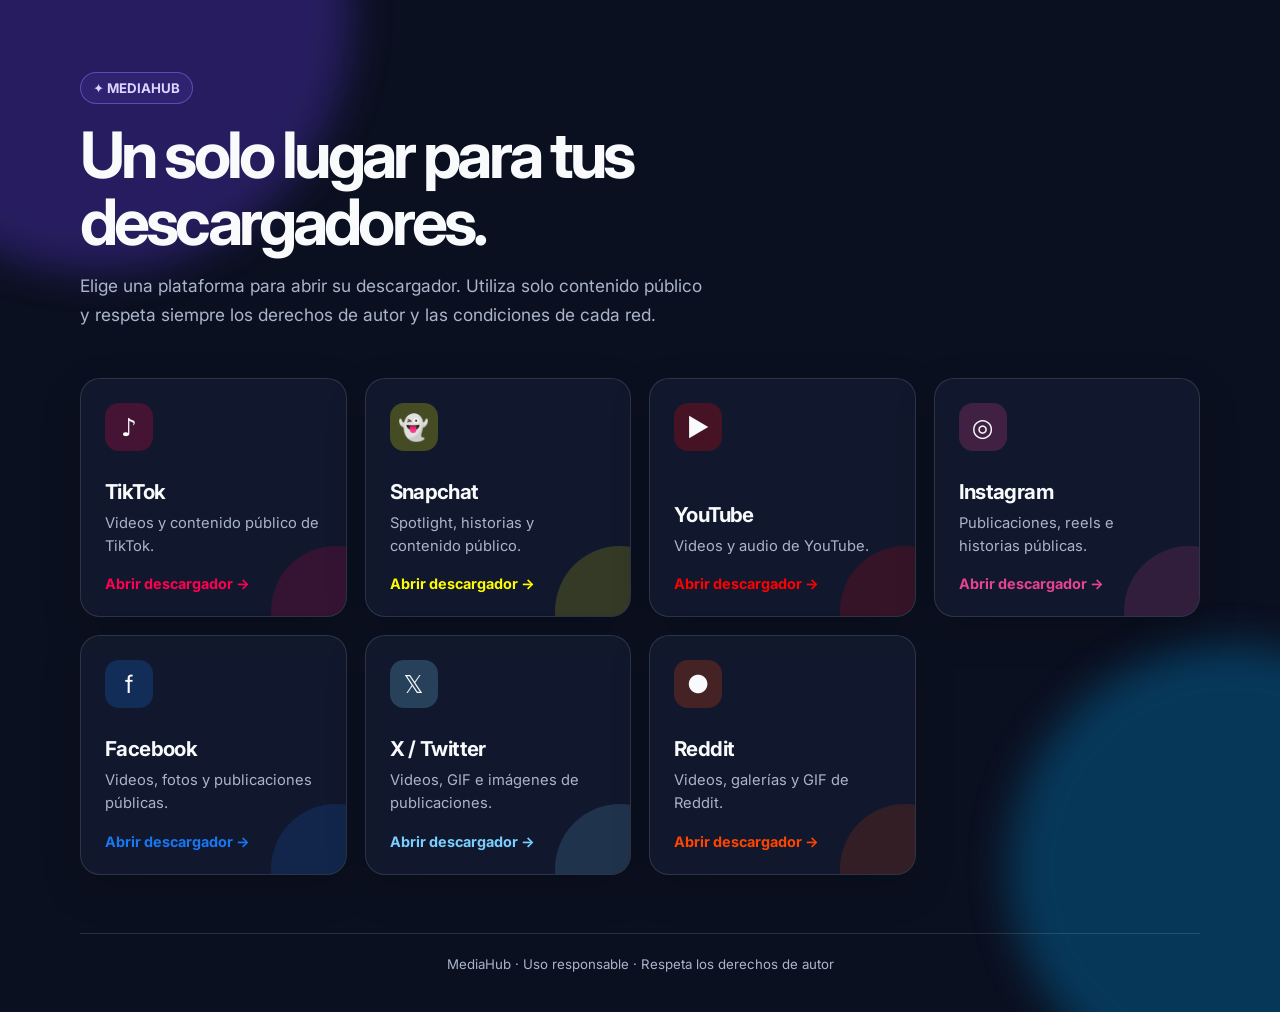
<file: index.html>
<!DOCTYPE html>
<html lang="es">

<head>
  <meta charset="UTF-8">
  <meta name="viewport" content="width=device-width, initial-scale=1.0">
  <meta name="description" content="Accede a descargadores para las principales redes sociales desde un solo lugar.">
  <title>MediaHub | Descargadores de redes sociales</title>
  <link rel="preconnect" href="https://fonts.googleapis.com">
  <link rel="preconnect" href="https://fonts.gstatic.com" crossorigin>
  <link href="https://fonts.googleapis.com/css2?family=Inter:wght@400;500;600;700;800&display=swap" rel="stylesheet">
  <style>
    :root {
      --ink: #f8fafc;
      --muted: #aab5ca;
      --panel: rgba(20, 28, 50, .72);
      --line: rgba(255, 255, 255, .12);
      --accent: #7c5cff;
    }

    * {
      box-sizing: border-box;
    }

    body {
      margin: 0;
      min-height: 100vh;
      color: var(--ink);
      font-family: Inter, system-ui, sans-serif;
      background: #0b1020;
    }

    body::before,
    body::after {
      content: "";
      position: fixed;
      z-index: -1;
      border-radius: 50%;
      filter: blur(20px);
      opacity: .38;
    }

    body::before {
      width: 32rem;
      height: 32rem;
      background: #5634c9;
      top: -15rem;
      left: -10rem;
    }

    body::after {
      width: 28rem;
      height: 28rem;
      background: #007ab8;
      right: -11rem;
      bottom: -12rem;
    }

    .page {
      width: min(1120px, calc(100% - 40px));
      margin: auto;
      padding: 72px 0 40px;
    }

    .eyebrow {
      display: inline-flex;
      gap: 8px;
      align-items: center;
      padding: 7px 12px;
      color: #dcd5ff;
      font-size: .83rem;
      font-weight: 700;
      border: 1px solid rgba(151, 125, 255, .45);
      border-radius: 999px;
      background: rgba(108, 82, 223, .14);
    }

    h1 {
      max-width: 760px;
      margin: 18px 0 16px;
      font-size: clamp(2.35rem, 5vw, 4.5rem);
      line-height: 1.04;
      letter-spacing: -.06em;
    }

    .intro {
      max-width: 630px;
      margin: 0;
      color: var(--muted);
      font-size: 1.08rem;
      line-height: 1.7;
    }

    .grid {
      display: grid;
      grid-template-columns: repeat(auto-fit, minmax(220px, 1fr));
      gap: 18px;
      margin-top: 48px;
    }

    .card {
      position: relative;
      display: flex;
      flex-direction: column;
      min-height: 220px;
      padding: 24px;
      overflow: hidden;
      color: inherit;
      text-decoration: none;
      background: var(--panel);
      border: 1px solid var(--line);
      border-radius: 20px;
      box-shadow: 0 14px 40px rgba(0, 0, 0, .18);
      transition: transform .2s ease, border-color .2s ease, background .2s ease;
    }

    .card:hover,
    .card:focus-visible {
      transform: translateY(-5px);
      border-color: var(--color);
      background: rgba(28, 38, 66, .9);
      outline: none;
    }

    .card::after {
      content: "";
      position: absolute;
      width: 130px;
      height: 130px;
      right: -55px;
      bottom: -60px;
      border-radius: 50%;
      background: var(--color);
      opacity: .15;
    }

    .icon {
      display: grid;
      width: 48px;
      height: 48px;
      place-items: center;
      margin-bottom: auto;
      font-size: 1.55rem;
      border-radius: 14px;
      background: color-mix(in srgb, var(--color) 22%, transparent);
    }

    .card h2 {
      margin: 28px 0 8px;
      font-size: 1.28rem;
      letter-spacing: -.03em;
    }

    .card p {
      margin: 0;
      color: var(--muted);
      font-size: .92rem;
      line-height: 1.55;
    }

    .go {
      margin-top: 18px;
      color: var(--color);
      font-size: .9rem;
      font-weight: 700;
    }

    footer {
      margin-top: 58px;
      padding-top: 22px;
      color: var(--muted);
      font-size: .83rem;
      text-align: center;
      border-top: 1px solid var(--line);
    }

    @media (max-width: 560px) {
      .page {
        width: min(100% - 28px, 1120px);
        padding-top: 45px;
      }

      .grid {
        margin-top: 34px;
        gap: 14px;
      }

      .card {
        min-height: 195px;
        padding: 20px;
      }
    }
  </style>
</head>

<body>
  <main class="page">
    <span class="eyebrow">✦ MEDIAHUB</span>
    <h1>Un solo lugar para tus descargadores.</h1>
    <p class="intro">Elige una plataforma para abrir su descargador. Utiliza solo contenido público y respeta siempre
      los derechos de autor y las condiciones de cada red.</p>

    <section class="grid" aria-label="Plataformas disponibles">
      <a class="card" style="--color:#ff0050" href="tiktok-downloader/index.html"><span class="icon">♪</span>
        <h2>TikTok</h2>
        <p>Videos y contenido público de TikTok.</p><span class="go">Abrir descargador →</span>
      </a>
      <a class="card" style="--color:#fffc00" href="snapchat-downloader/index.html"><span class="icon">👻</span>
        <h2>Snapchat</h2>
        <p>Spotlight, historias y contenido público.</p><span class="go">Abrir descargador →</span>
      </a>
      <a class="card" style="--color:#ff0000" href="youtube-downloader/index.html"><span class="icon">▶</span>
        <h2>YouTube</h2>
        <p>Videos y audio de YouTube.</p><span class="go">Abrir descargador →</span>
      </a>
      <a class="card" style="--color:#e84393" href="instagram-downloader/index.html"><span class="icon">◎</span>
        <h2>Instagram</h2>
        <p>Publicaciones, reels e historias públicas.</p><span class="go">Abrir descargador →</span>
      </a>
      <a class="card" style="--color:#1877f2" href="facebook-downloader/index.html"><span class="icon">f</span>
        <h2>Facebook</h2>
        <p>Videos, fotos y publicaciones públicas.</p><span class="go">Abrir descargador →</span>
      </a>
      <a class="card" style="--color:#79cfff" href="twitter-downloader/index.html"><span class="icon">𝕏</span>
        <h2>X / Twitter</h2>
        <p>Videos, GIF e imágenes de publicaciones.</p><span class="go">Abrir descargador →</span>
      </a>
      <a class="card" style="--color:#ff4500" href="reddit-downloader/index.html"><span class="icon">●</span>
        <h2>Reddit</h2>
        <p>Videos, galerías y GIF de Reddit.</p><span class="go">Abrir descargador →</span>
      </a>
    </section>
    <footer>MediaHub · Uso responsable · Respeta los derechos de autor</footer>
  </main>
</body>

</html>
</file>
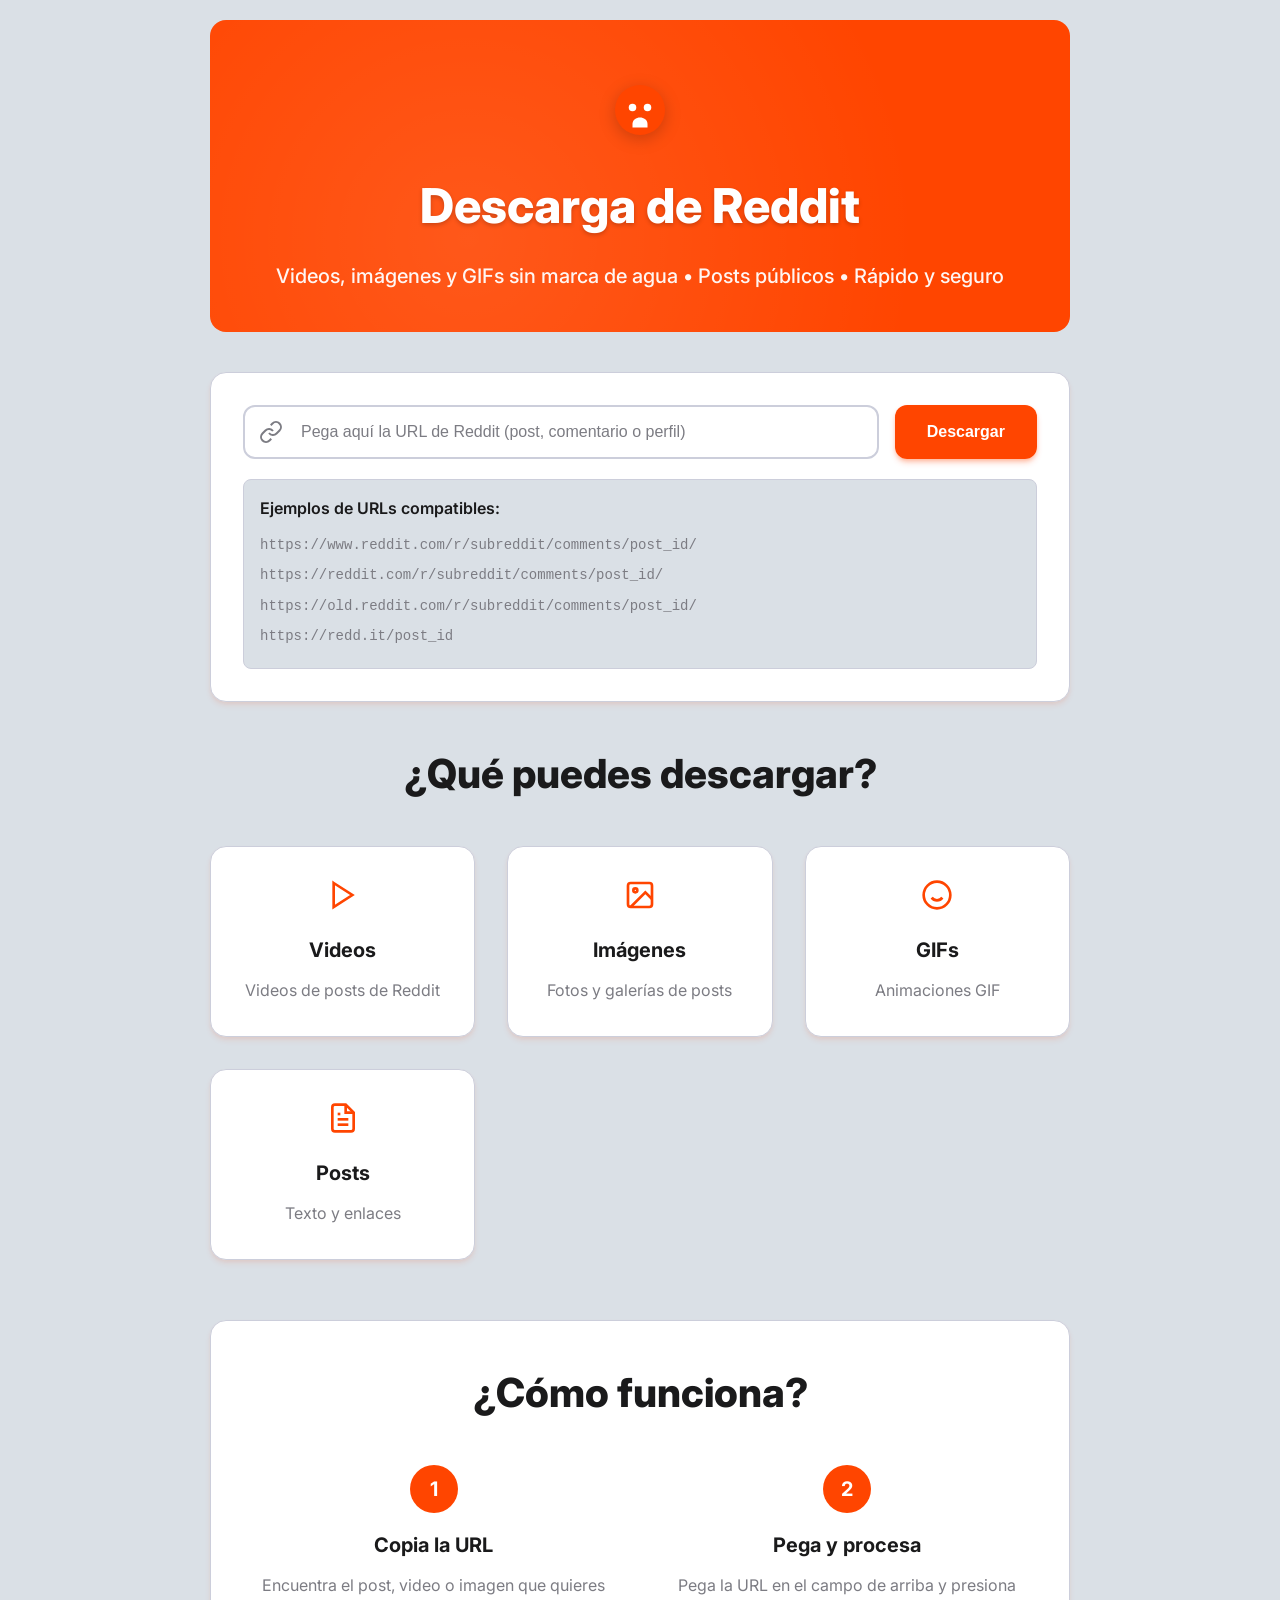
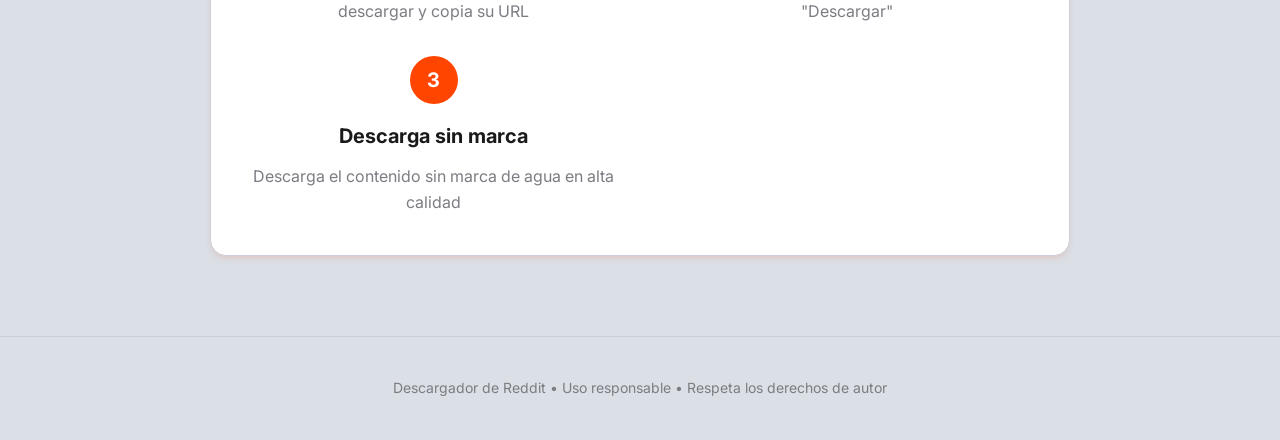
<file: reddit-downloader/index.html>
<!DOCTYPE html>
<html lang="es">
<head>
    <meta charset="UTF-8">
    <meta name="viewport" content="width=device-width, initial-scale=1.0">
    <title>Reddit Video Downloader - Descarga Posts y Videos</title>
    <meta name="description" content="Descarga videos, imágenes y GIFs de Reddit sin marca de agua. Posts públicos, videos, imágenes. Rápido y gratuito.">
    <link rel="preconnect" href="https://fonts.googleapis.com">
    <link rel="preconnect" href="https://fonts.gstatic.com" crossorigin>
    <link href="https://fonts.googleapis.com/css2?family=Inter:wght@400;500;600;700;800&display=swap" rel="stylesheet">
    <link rel="stylesheet" href="styles.css">
</head>
<body>
    <div class="container">
        <!-- Hero Section -->
        <header class="hero">
            <div class="hero-content">
                <div class="hero-logo">
                    <svg width="60" height="60" viewBox="0 0 24 24" fill="none">
                        <circle cx="12" cy="12" r="10" fill="#FF4500"/>
                        <circle cx="9" cy="11" r="1.5" fill="white"/>
                        <circle cx="15" cy="11" r="1.5" fill="white"/>
                        <path d="M12 15c-1.5 0-3 1-3 2.5V19h6v-1.5c0-1.5-1.5-2.5-3-2.5z" fill="white"/>
                    </svg>
                </div>
                <h1 class="hero-title">Descarga de Reddit</h1>
                <p class="hero-subtitle">Videos, imágenes y GIFs sin marca de agua • Posts públicos • Rápido y seguro</p>
            </div>
        </header>

        <!-- Input Section -->
        <section class="input-section">
            <div class="input-container">
                <div class="input-group">
                    <div class="input-wrapper">
                        <svg class="input-icon" width="24" height="24" viewBox="0 0 24 24" fill="none" stroke="currentColor" stroke-width="2">
                            <path d="M10 13a5 5 0 0 0 7.54.54l3-3a5 5 0 0 0-7.07-7.07l-1.72 1.72"/>
                            <path d="M14 11a5 5 0 0 0-7.54-.54l-3 3a5 5 0 0 0 7.07 7.07l1.72-1.72"/>
                        </svg>
                        <input 
                            type="text" 
                            id="redditUrl" 
                            class="url-input" 
                            placeholder="Pega aquí la URL de Reddit (post, comentario o perfil)"
                            autocomplete="off"
                        >
                    </div>
                    <button id="processBtn" class="process-btn">
                        <span class="btn-text">Descargar</span>
                        <div class="spinner" style="display: none;">
                            <svg width="20" height="20" viewBox="0 0 24 24" fill="none" stroke="currentColor" stroke-width="2">
                                <path d="M21 12a9 9 0 11-6.219-8.56"/>
                            </svg>
                        </div>
                    </button>
                </div>
                <div id="errorMessage" class="error-message" style="display: none;"></div>
                
                <!-- URL Examples -->
                <div class="url-examples">
                    <p>Ejemplos de URLs compatibles:</p>
                    <ul>
                        <li>https://www.reddit.com/r/subreddit/comments/post_id/</li>
                        <li>https://reddit.com/r/subreddit/comments/post_id/</li>
                        <li>https://old.reddit.com/r/subreddit/comments/post_id/</li>
                        <li>https://redd.it/post_id</li>
                    </ul>
                </div>
            </div>
        </section>

        <!-- Results Section -->
        <section id="resultsSection" class="results-section" style="display: none;">
            <div class="post-preview">
                <div class="post-header">
                    <div class="subreddit-info">
                        <span class="subreddit-name" id="subredditName">r/subreddit</span>
                        <span class="separator">•</span>
                        <span class="posted-by">Posted by <span id="authorName">@usuario</span></span>
                        <span class="separator">•</span>
                        <span class="post-date" id="postDate">fecha</span>
                    </div>
                </div>
                
                <div class="post-title-section">
                    <h3 id="postTitle" class="post-title">Título del post</h3>
                    <div class="post-flair" id="postFlair" style="display: none;">Flair</div>
                </div>
                
                <div class="post-content">
                    <div id="postText" class="post-text">Contenido del post</div>
                    
                    <div class="media-container" id="mediaContainer" style="display: none;">
                        <div class="media-grid" id="mediaGrid">
                            <!-- Media items will be inserted here -->
                        </div>
                    </div>
                    
                    <div class="external-link" id="externalLink" style="display: none;">
                        <a href="#" id="externalUrl" target="_blank" rel="noopener">
                            <svg width="16" height="16" viewBox="0 0 24 24" fill="none" stroke="currentColor" stroke-width="2">
                                <path d="M18 13v6a2 2 0 0 1-2 2H5a2 2 0 0 1-2-2V8a2 2 0 0 1 2-2h6"/>
                                <polyline points="15,3 21,3 21,9"/>
                                <line x1="10" y1="14" x2="21" y2="3"/>
                            </svg>
                            <span id="externalLinkText">Enlace externo</span>
                        </a>
                    </div>
                </div>
                
                <div class="post-stats">
                    <div class="stat">
                        <svg width="16" height="16" viewBox="0 0 24 24" fill="none" stroke="currentColor" stroke-width="2">
                            <path d="M14 9V5a3 3 0 0 0-3-3l-4 9v11h11.28a2 2 0 0 0 2-1.7l1.38-9a2 2 0 0 0-2-2.3zM7 22H4a2 2 0 0 1-2-2v-7a2 2 0 0 1 2-2h3"/>
                        </svg>
                        <span id="upvotesCount">0</span>
                        <span class="stat-label">upvotes</span>
                    </div>
                    <div class="stat">
                        <svg width="16" height="16" viewBox="0 0 24 24" fill="none" stroke="currentColor" stroke-width="2">
                            <path d="M21 15a2 2 0 0 1-2 2H7l-4 4V5a2 2 0 0 1 2-2h14a2 2 0 0 1 2 2z"/>
                        </svg>
                        <span id="commentsCount">0</span>
                        <span class="stat-label">comments</span>
                    </div>
                    <div class="stat">
                        <svg width="16" height="16" viewBox="0 0 24 24" fill="none" stroke="currentColor" stroke-width="2">
                            <polyline points="6,9 12,15 18,9"/>
                        </svg>
                        <span class="stat-label">Share</span>
                    </div>
                </div>
            </div>

            <!-- Download Options -->
            <div class="download-section">
                <h4>Opciones de descarga</h4>
                <div class="download-options">
                    <div class="option-group">
                        <h5>Contenido Principal</h5>
                        <div class="download-buttons">
                            <button id="downloadVideo" class="download-btn primary" style="display: none;">
                                <svg width="20" height="20" viewBox="0 0 24 24" fill="none" stroke="currentColor" stroke-width="2">
                                    <polygon points="5,3 19,12 5,21"/>
                                </svg>
                                <span class="btn-text">Descargar Video</span>
                            </button>
                            <button id="downloadImages" class="download-btn" style="display: none;">
                                <svg width="20" height="20" viewBox="0 0 24 24" fill="none" stroke="currentColor" stroke-width="2">
                                    <rect x="3" y="3" width="18" height="18" rx="2" ry="2"/>
                                    <circle cx="8.5" cy="8.5" r="1.5"/>
                                    <polyline points="21,15 16,10 5,21"/>
                                </svg>
                                <span class="btn-text">Descargar Imágenes</span>
                            </button>
                            <button id="downloadGIF" class="download-btn" style="display: none;">
                                <svg width="20" height="20" viewBox="0 0 24 24" fill="none" stroke="currentColor" stroke-width="2">
                                    <circle cx="12" cy="12" r="10"/>
                                    <path d="M8 14s1.5 2 4 2 4-2 4-2"/>
                                    <line x1="9" y1="9" x2="9.01" y2="9"/>
                                    <line x1="15" y1="9" x2="15.01" y2="9"/>
                                </svg>
                                <span class="btn-text">Descargar GIF</span>
                            </button>
                        </div>
                    </div>
                    
                    <div class="option-group">
                        <h5>Calidad de Video</h5>
                        <div class="quality-buttons" id="qualityButtons" style="display: none;">
                            <button class="quality-btn active" data-quality="source">
                                <svg width="16" height="16" viewBox="0 0 24 24" fill="none" stroke="currentColor" stroke-width="2">
                                    <path d="M9 12l2 2 4-4"/>
                                    <circle cx="12" cy="12" r="10"/>
                                </svg>
                                Original
                            </button>
                            <button class="quality-btn" data-quality="720">
                                <svg width="16" height="16" viewBox="0 0 24 24" fill="none" stroke="currentColor" stroke-width="2">
                                    <rect x="3" y="6" width="18" height="12" rx="2"/>
                                </svg>
                                720p
                            </button>
                            <button class="quality-btn" data-quality="480">
                                <svg width="16" height="16" viewBox="0 0 24 24" fill="none" stroke="currentColor" stroke-width="2">
                                    <rect x="3" y="6" width="18" height="12" rx="2"/>
                                </svg>
                                480p
                            </button>
                        </div>
                    </div>
                </div>

                <!-- Quality Info -->
                <div class="quality-info">
                    <div class="quality-item">
                        <span class="quality-label">Tipo:</span>
                        <span id="contentType" class="quality-value">--</span>
                    </div>
                    <div class="quality-item">
                        <span class="quality-label">Calidad:</span>
                        <span id="contentQuality" class="quality-value">--</span>
                    </div>
                    <div class="quality-item">
                        <span class="quality-label">Tamaño:</span>
                        <span id="fileSize" class="quality-value">--</span>
                    </div>
                    <div class="quality-item">
                        <span class="quality-label">Duración:</span>
                        <span id="contentDuration" class="quality-value">--</span>
                    </div>
                </div>
            </div>
        </section>

        <!-- Features Section -->
        <section class="features-section">
            <h2>¿Qué puedes descargar?</h2>
            <div class="features-grid">
                <div class="feature">
                    <div class="feature-icon">
                        <svg width="32" height="32" viewBox="0 0 24 24" fill="none" stroke="currentColor" stroke-width="2">
                            <polygon points="5,3 19,12 5,21"/>
                        </svg>
                    </div>
                    <h4>Videos</h4>
                    <p>Videos de posts de Reddit</p>
                </div>
                <div class="feature">
                    <div class="feature-icon">
                        <svg width="32" height="32" viewBox="0 0 24 24" fill="none" stroke="currentColor" stroke-width="2">
                            <rect x="3" y="3" width="18" height="18" rx="2" ry="2"/>
                            <circle cx="8.5" cy="8.5" r="1.5"/>
                            <polyline points="21,15 16,10 5,21"/>
                        </svg>
                    </div>
                    <h4>Imágenes</h4>
                    <p>Fotos y galerías de posts</p>
                </div>
                <div class="feature">
                    <div class="feature-icon">
                        <svg width="32" height="32" viewBox="0 0 24 24" fill="none" stroke="currentColor" stroke-width="2">
                            <circle cx="12" cy="12" r="10"/>
                            <path d="M8 14s1.5 2 4 2 4-2 4-2"/>
                            <line x1="9" y1="9" x2="9.01" y2="9"/>
                            <line x1="15" y1="9" x2="15.01" y2="9"/>
                        </svg>
                    </div>
                    <h4>GIFs</h4>
                    <p>Animaciones GIF</p>
                </div>
                <div class="feature">
                    <div class="feature-icon">
                        <svg width="32" height="32" viewBox="0 0 24 24" fill="none" stroke="currentColor" stroke-width="2">
                            <path d="M14 2H6a2 2 0 0 0-2 2v16a2 2 0 0 0 2 2h12a2 2 0 0 0 2-2V8z"/>
                            <polyline points="14,2 14,8 20,8"/>
                            <line x1="16" y1="13" x2="8" y2="13"/>
                            <line x1="16" y1="17" x2="8" y2="17"/>
                            <polyline points="10,9 9,9 8,9"/>
                        </svg>
                    </div>
                    <h4>Posts</h4>
                    <p>Texto y enlaces</p>
                </div>
            </div>
        </section>

        <!-- How it works -->
        <section class="how-it-works">
            <h2>¿Cómo funciona?</h2>
            <div class="steps">
                <div class="step">
                    <div class="step-number">1</div>
                    <h4>Copia la URL</h4>
                    <p>Encuentra el post, video o imagen que quieres descargar y copia su URL</p>
                </div>
                <div class="step">
                    <div class="step-number">2</div>
                    <h4>Pega y procesa</h4>
                    <p>Pega la URL en el campo de arriba y presiona "Descargar"</p>
                </div>
                <div class="step">
                    <div class="step-number">3</div>
                    <h4>Descarga sin marca</h4>
                    <p>Descarga el contenido sin marca de agua en alta calidad</p>
                </div>
            </div>
        </section>
    </div>

    <footer class="footer">
        <p>Descargador de Reddit • Uso responsable • Respeta los derechos de autor</p>
    </footer>

    <script src="script.js"></script>
</body>
</html>
</file>
<file: reddit-downloader/styles.css>
/* Reddit Video Downloader - Modern Styles with Brand Colors */

:root {
    --rd-orange: #FF4500;
    --rd-light-orange: #FF6B35;
    --rd-red: #FF4500;
    --rd-dark-red: #CC3600;
    --rd-gray: #7C7C83;
    --rd-light-gray: #A8A8A8;
    --rd-bg: #DAE0E6;
    --rd-white: #FFFFFF;
    --rd-border: #CCCEDB;
    --rd-shadow: rgba(255, 69, 0, 0.1);
    --shadow-card: 0 4px 6px -1px rgba(255, 69, 0, 0.1), 0 2px 4px -1px rgba(255, 69, 0, 0.06);
    --shadow-button: 0 4px 6px -1px rgba(255, 69, 0, 0.3), 0 2px 4px -1px rgba(255, 69, 0, 0.2);
    --gradient-primary: linear-gradient(135deg, var(--rd-orange) 0%, var(--rd-red) 100%);
    --gradient-hover: linear-gradient(135deg, #FF6B35 0%, #FF4500 100%);
}

* {
    margin: 0;
    padding: 0;
    box-sizing: border-box;
}

body {
    font-family: 'Inter', -apple-system, BlinkMacSystemFont, sans-serif;
    background: var(--rd-bg);
    color: #1A1A1B;
    min-height: 100vh;
    line-height: 1.6;
}

.container {
    max-width: 900px;
    margin: 0 auto;
    padding: 20px;
}

/* Hero Section */
.hero {
    text-align: center;
    padding: 60px 20px 40px;
    background: var(--gradient-primary);
    border-radius: 16px;
    margin-bottom: 40px;
    position: relative;
    overflow: hidden;
    color: var(--rd-white);
}

.hero::before {
    content: '';
    position: absolute;
    top: 0;
    left: 0;
    right: 0;
    bottom: 0;
    background: radial-gradient(circle at 30% 70%, rgba(255, 255, 255, 0.1) 0%, transparent 70%);
    pointer-events: none;
}

.hero-content {
    position: relative;
    z-index: 1;
}

.hero-logo {
    margin-bottom: 20px;
    filter: drop-shadow(0 4px 8px rgba(0, 0, 0, 0.2));
}

.hero-title {
    font-size: 3rem;
    font-weight: 800;
    margin-bottom: 16px;
    text-shadow: 0 2px 4px rgba(0, 0, 0, 0.2);
}

.hero-subtitle {
    font-size: 1.25rem;
    font-weight: 500;
    opacity: 0.95;
}

/* Input Section */
.input-section {
    margin-bottom: 40px;
}

.input-container {
    background: var(--rd-white);
    border-radius: 16px;
    padding: 32px;
    box-shadow: var(--shadow-card);
    border: 1px solid var(--rd-border);
}

.input-group {
    display: flex;
    gap: 16px;
    align-items: stretch;
}

.input-wrapper {
    flex: 1;
    position: relative;
}

.input-icon {
    position: absolute;
    left: 16px;
    top: 50%;
    transform: translateY(-50%);
    color: var(--rd-gray);
    z-index: 1;
}

.url-input {
    width: 100%;
    padding: 16px 16px 16px 56px;
    border: 2px solid var(--rd-border);
    border-radius: 12px;
    background: var(--rd-white);
    color: #1A1A1B;
    font-size: 16px;
    transition: all 0.3s ease;
}

.url-input:focus {
    outline: none;
    border-color: var(--rd-orange);
    box-shadow: 0 0 0 3px rgba(255, 69, 0, 0.1);
}

.url-input::placeholder {
    color: var(--rd-gray);
}

.process-btn {
    padding: 16px 32px;
    background: var(--gradient-primary);
    color: var(--rd-white);
    border: none;
    border-radius: 12px;
    font-size: 16px;
    font-weight: 600;
    cursor: pointer;
    transition: all 0.3s ease;
    display: flex;
    align-items: center;
    gap: 12px;
    min-width: 140px;
    justify-content: center;
    box-shadow: var(--shadow-button);
}

.process-btn:hover:not(:disabled) {
    background: var(--gradient-hover);
    transform: translateY(-2px);
    box-shadow: 0 6px 12px -2px rgba(255, 69, 0, 0.4), 0 4px 6px -1px rgba(255, 69, 0, 0.3);
}

.process-btn:disabled {
    opacity: 0.7;
    cursor: not-allowed;
    transform: none;
}

.spinner {
    animation: spin 1s linear infinite;
}

@keyframes spin {
    from { transform: rotate(0deg); }
    to { transform: rotate(360deg); }
}

.error-message {
    background: rgba(244, 67, 54, 0.1);
    border: 1px solid #EF4444;
    color: #EF4444;
    padding: 12px 16px;
    border-radius: 8px;
    margin-top: 16px;
    font-weight: 500;
}

.url-examples {
    margin-top: 20px;
    padding: 16px;
    background: var(--rd-bg);
    border-radius: 8px;
    border: 1px solid var(--rd-border);
}

.url-examples p {
    font-weight: 600;
    margin-bottom: 8px;
    color: #1A1A1B;
}

.url-examples ul {
    list-style: none;
    padding: 0;
}

.url-examples li {
    padding: 4px 0;
    color: var(--rd-gray);
    font-family: 'Courier New', monospace;
    font-size: 14px;
}

/* Results Section */
.results-section {
    background: var(--rd-white);
    border-radius: 16px;
    padding: 32px;
    margin-bottom: 40px;
    box-shadow: var(--shadow-card);
    border: 1px solid var(--rd-border);
}

.post-preview {
    border: 1px solid var(--rd-border);
    border-radius: 12px;
    padding: 20px;
    background: var(--rd-white);
}

.post-header {
    margin-bottom: 16px;
}

.subreddit-info {
    display: flex;
    align-items: center;
    gap: 8px;
    flex-wrap: wrap;
    font-size: 14px;
    color: var(--rd-gray);
}

.subreddit-name {
    color: var(--rd-orange);
    font-weight: 600;
}

.separator {
    color: var(--rd-gray);
}

.posted-by {
    color: var(--rd-gray);
}

.post-title-section {
    margin-bottom: 16px;
}

.post-title {
    font-size: 1.5rem;
    font-weight: 700;
    color: #1A1A1B;
    line-height: 1.3;
    margin-bottom: 8px;
}

.post-flair {
    display: inline-block;
    background: var(--gradient-primary);
    color: var(--rd-white);
    padding: 4px 12px;
    border-radius: 12px;
    font-size: 12px;
    font-weight: 600;
    text-transform: uppercase;
    letter-spacing: 0.5px;
}

.post-content {
    margin-bottom: 20px;
}

.post-text {
    color: #1A1A1B;
    font-size: 16px;
    line-height: 1.5;
    margin-bottom: 16px;
    word-wrap: break-word;
}

.media-container {
    margin-top: 16px;
}

.media-grid {
    display: grid;
    gap: 8px;
    border-radius: 12px;
    overflow: hidden;
}

.media-grid.single {
    grid-template-columns: 1fr;
}

.media-grid.double {
    grid-template-columns: 1fr 1fr;
}

.media-grid.triple {
    grid-template-columns: 1fr 1fr;
}

.media-grid.triple .media-item:first-child {
    grid-column: span 2;
}

.media-item {
    position: relative;
    background: var(--rd-bg);
    border-radius: 8px;
    overflow: hidden;
    cursor: pointer;
}

.media-item img,
.media-item video {
    width: 100%;
    height: 250px;
    object-fit: cover;
    display: block;
}

.media-item .media-type {
    position: absolute;
    top: 8px;
    right: 8px;
    background: rgba(0, 0, 0, 0.8);
    color: var(--rd-white);
    padding: 4px 8px;
    border-radius: 12px;
    font-size: 12px;
    font-weight: 600;
}

.external-link {
    margin-top: 16px;
    padding: 16px;
    background: var(--rd-bg);
    border-radius: 8px;
    border: 1px solid var(--rd-border);
}

.external-link a {
    display: flex;
    align-items: center;
    gap: 8px;
    color: var(--rd-orange);
    text-decoration: none;
    font-weight: 600;
}

.external-link a:hover {
    text-decoration: underline;
}

.post-stats {
    display: flex;
    gap: 32px;
    align-items: center;
    padding-top: 16px;
    border-top: 1px solid var(--rd-border);
    flex-wrap: wrap;
}

.stat {
    display: flex;
    align-items: center;
    gap: 6px;
    color: var(--rd-gray);
    font-size: 14px;
}

.stat svg {
    width: 16px;
    height: 16px;
}

.stat-label {
    color: var(--rd-gray);
    font-size: 12px;
    text-transform: uppercase;
    font-weight: 500;
}

/* Download Section */
.download-section h4 {
    font-size: 1.25rem;
    font-weight: 700;
    margin-bottom: 20px;
    color: #1A1A1B;
}

.download-options {
    display: grid;
    grid-template-columns: 1fr 1fr;
    gap: 32px;
    margin-bottom: 24px;
}

.option-group h5 {
    font-size: 1rem;
    font-weight: 600;
    margin-bottom: 16px;
    color: #1A1A1B;
}

.download-buttons {
    display: flex;
    flex-direction: column;
    gap: 12px;
}

.download-btn {
    display: flex;
    align-items: center;
    gap: 12px;
    padding: 12px 20px;
    background: var(--rd-white);
    color: #1A1A1B;
    border: 2px solid var(--rd-border);
    border-radius: 8px;
    font-size: 14px;
    font-weight: 500;
    cursor: pointer;
    transition: all 0.3s ease;
    text-decoration: none;
}

.download-btn:hover {
    border-color: var(--rd-orange);
    background: rgba(255, 69, 0, 0.05);
}

.download-btn.primary {
    background: var(--gradient-primary);
    color: var(--rd-white);
    border-color: transparent;
}

.download-btn.primary:hover {
    background: var(--gradient-hover);
    transform: translateY(-1px);
}

.quality-buttons {
    display: flex;
    flex-direction: column;
    gap: 8px;
}

.quality-btn {
    display: flex;
    align-items: center;
    gap: 8px;
    padding: 8px 16px;
    background: var(--rd-white);
    color: #1A1A1B;
    border: 2px solid var(--rd-border);
    border-radius: 6px;
    font-size: 13px;
    font-weight: 500;
    cursor: pointer;
    transition: all 0.3s ease;
}

.quality-btn:hover {
    border-color: var(--rd-orange);
}

.quality-btn.active {
    background: var(--gradient-primary);
    color: var(--rd-white);
    border-color: var(--rd-orange);
}

.quality-info {
    display: grid;
    grid-template-columns: repeat(4, 1fr);
    gap: 20px;
    padding: 20px;
    background: var(--rd-bg);
    border-radius: 12px;
    border: 1px solid var(--rd-border);
}

.quality-item {
    text-align: center;
}

.quality-label {
    display: block;
    font-size: 12px;
    color: var(--rd-gray);
    margin-bottom: 4px;
    text-transform: uppercase;
    font-weight: 500;
    letter-spacing: 0.5px;
}

.quality-value {
    font-size: 16px;
    font-weight: 700;
    color: #1A1A1B;
}

/* Features Section */
.features-section {
    text-align: center;
    margin-bottom: 60px;
}

.features-section h2 {
    font-size: 2.5rem;
    font-weight: 800;
    margin-bottom: 40px;
    color: #1A1A1B;
}

.features-grid {
    display: grid;
    grid-template-columns: repeat(auto-fit, minmax(250px, 1fr));
    gap: 32px;
}

.feature {
    background: var(--rd-white);
    padding: 32px 24px;
    border-radius: 16px;
    box-shadow: var(--shadow-card);
    border: 1px solid var(--rd-border);
    transition: all 0.3s ease;
}

.feature:hover {
    transform: translateY(-4px);
    box-shadow: 0 8px 16px -2px rgba(255, 69, 0, 0.15);
}

.feature-icon {
    margin-bottom: 16px;
    color: var(--rd-orange);
}

.feature h4 {
    font-size: 1.25rem;
    font-weight: 700;
    margin-bottom: 12px;
    color: #1A1A1B;
}

.feature p {
    color: var(--rd-gray);
    line-height: 1.6;
}

/* How it works */
.how-it-works {
    text-align: center;
    margin-bottom: 60px;
    background: var(--rd-white);
    padding: 40px 32px;
    border-radius: 16px;
    box-shadow: var(--shadow-card);
    border: 1px solid var(--rd-border);
}

.how-it-works h2 {
    font-size: 2.5rem;
    font-weight: 800;
    margin-bottom: 40px;
    color: #1A1A1B;
}

.steps {
    display: grid;
    grid-template-columns: repeat(auto-fit, minmax(280px, 1fr));
    gap: 32px;
}

.step {
    text-align: center;
}

.step-number {
    width: 48px;
    height: 48px;
    background: var(--gradient-primary);
    color: var(--rd-white);
    border-radius: 50%;
    display: flex;
    align-items: center;
    justify-content: center;
    font-size: 1.25rem;
    font-weight: 700;
    margin: 0 auto 16px;
}

.step h4 {
    font-size: 1.25rem;
    font-weight: 700;
    margin-bottom: 12px;
    color: #1A1A1B;
}

.step p {
    color: var(--rd-gray);
    line-height: 1.6;
}

/* Footer */
.footer {
    text-align: center;
    padding: 40px 20px;
    border-top: 1px solid var(--rd-border);
    color: var(--rd-gray);
    font-size: 14px;
}

/* Responsive Design */
@media (max-width: 768px) {
    .hero-title {
        font-size: 2rem;
    }
    
    .hero-subtitle {
        font-size: 1rem;
    }
    
    .input-group {
        flex-direction: column;
    }
    
    .process-btn {
        width: 100%;
    }
    
    .download-options {
        grid-template-columns: 1fr;
        gap: 24px;
    }
    
    .quality-info {
        grid-template-columns: repeat(2, 1fr);
        gap: 16px;
    }
    
    .features-grid {
        grid-template-columns: 1fr;
    }
    
    .steps {
        grid-template-columns: 1fr;
    }
    
    .post-stats {
        gap: 20px;
    }
    
    .media-grid.triple .media-item:first-child {
        grid-column: span 1;
    }
}

@media (max-width: 480px) {
    .container {
        padding: 16px;
    }
    
    .input-container,
    .results-section,
    .how-it-works {
        padding: 20px;
    }
    
    .hero {
        padding: 40px 16px;
    }
    
    .features-section h2,
    .how-it-works h2 {
        font-size: 2rem;
    }
    
    .quality-info {
        grid-template-columns: 1fr;
    }
    
    .post-stats {
        flex-direction: column;
        align-items: flex-start;
        gap: 12px;
    }
    
    .media-grid.double,
    .media-grid.triple {
        grid-template-columns: 1fr;
    }
}

/* Animations */
@keyframes fadeInUp {
    from {
        opacity: 0;
        transform: translateY(20px);
    }
    to {
        opacity: 1;
        transform: translateY(0);
    }
}

.results-section {
    animation: fadeInUp 0.5s ease-out;
}

/* Loading States */
.loading {
    position: relative;
    overflow: hidden;
}

.loading::after {
    content: '';
    position: absolute;
    top: 0;
    left: -100%;
    width: 100%;
    height: 100%;
    background: linear-gradient(90deg, transparent, rgba(255, 69, 0, 0.1), transparent);
    animation: shimmer 1.5s infinite;
}

@keyframes shimmer {
    0% { left: -100%; }
    100% { left: 100%; }
}

/* Success notification */
.success-notification {
    position: fixed;
    top: 20px;
    right: 20px;
    background: #10B981;
    color: white;
    padding: 12px 20px;
    border-radius: 8px;
    font-weight: 500;
    z-index: 1000;
    box-shadow: 0 4px 6px -1px rgba(0, 0, 0, 0.1);
    animation: slideInRight 0.3s ease-out;
}

@keyframes slideInRight {
    from {
        opacity: 0;
        transform: translateX(100%);
    }
    to {
        opacity: 1;
        transform: translateX(0);
    }
}
</file>
